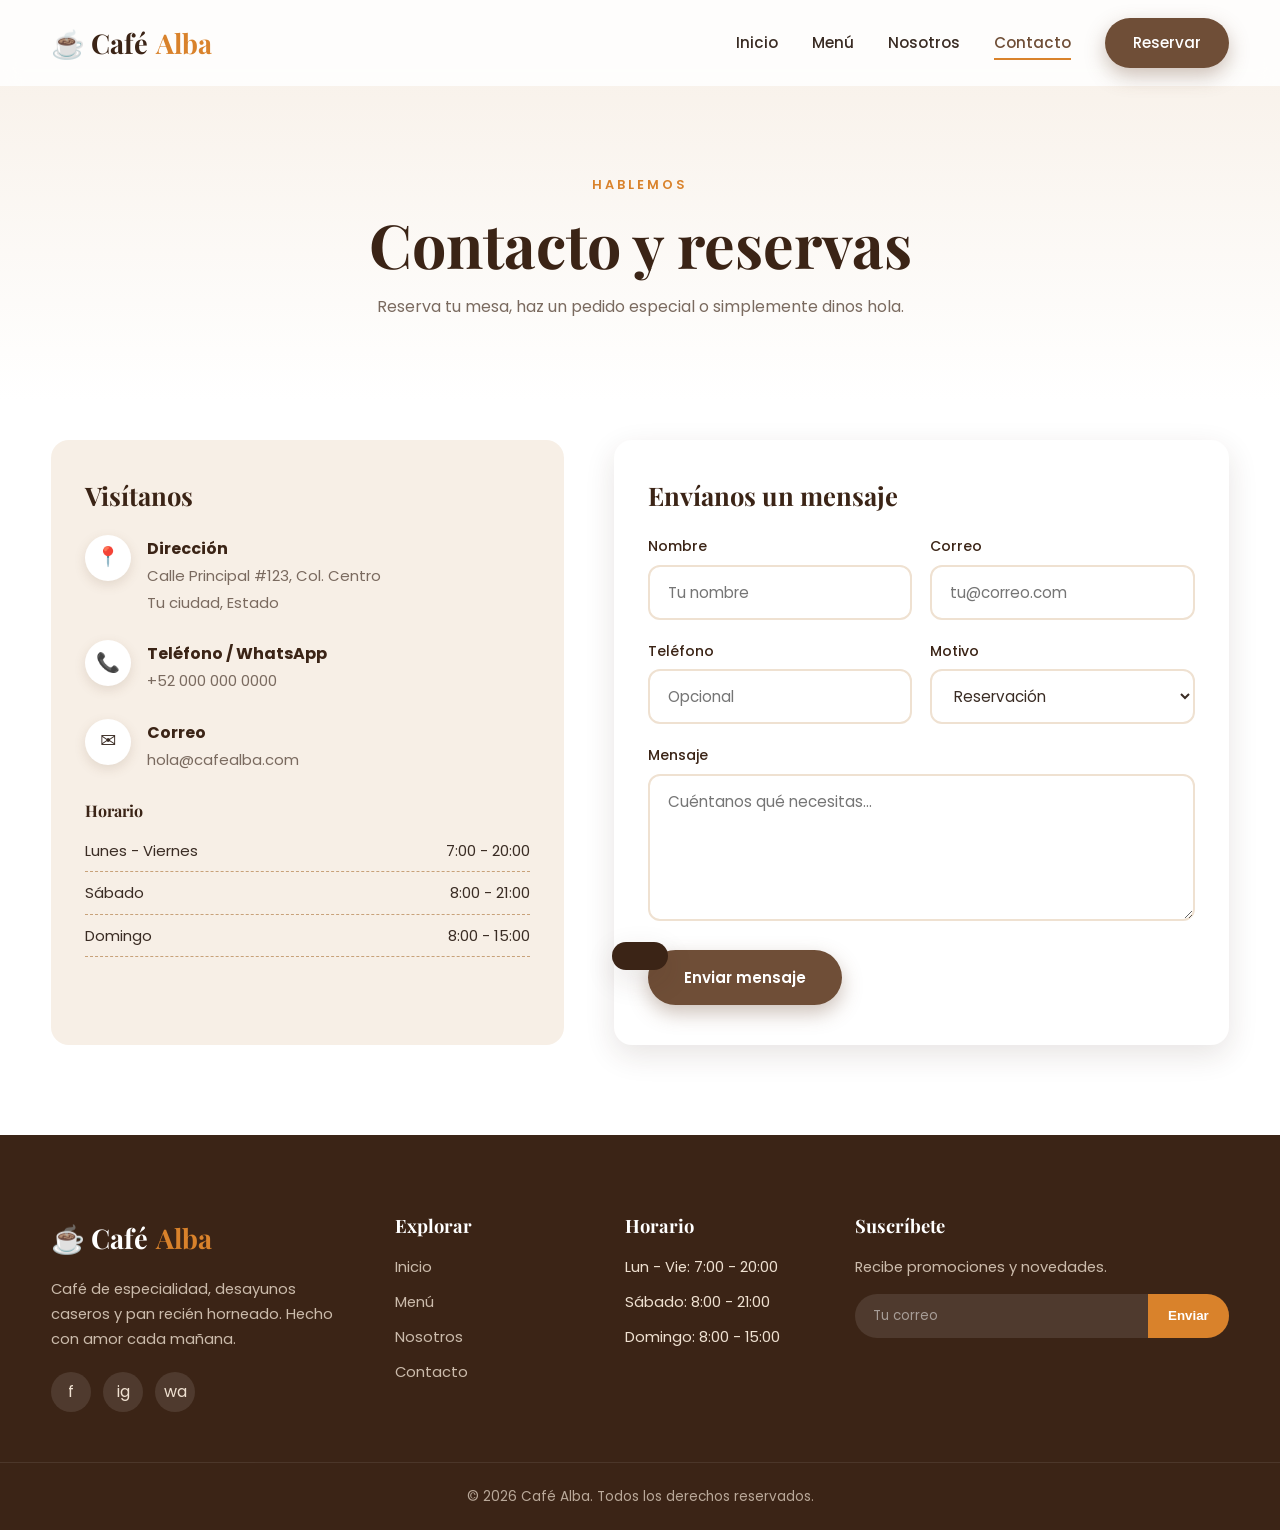
<file: contacto.html>
<!DOCTYPE html>
<html lang="es">
<head>
  <meta charset="UTF-8">
  <meta name="viewport" content="width=device-width, initial-scale=1.0, viewport-fit=cover">
  <meta name="theme-color" content="#6f4e37">
  <link rel="manifest" href="manifest.webmanifest">
  <link rel="icon" type="image/png" href="icons/icon-192.png">
  <link rel="apple-touch-icon" href="icons/apple-touch-icon.png">
  <meta name="mobile-web-app-capable" content="yes">
  <meta name="apple-mobile-web-app-capable" content="yes">
  <meta name="apple-mobile-web-app-title" content="Café Alba">
  <meta name="apple-mobile-web-app-status-bar-style" content="default">
  <title>Contacto | Café Alba</title>
  <link rel="preconnect" href="https://fonts.googleapis.com">
  <link rel="preconnect" href="https://fonts.gstatic.com" crossorigin>
  <link href="https://fonts.googleapis.com/css2?family=Playfair+Display:ital,wght@0,600;0,700;1,600&family=Poppins:wght@400;500;600&display=swap" rel="stylesheet">
  <link rel="stylesheet" href="style.css">
</head>
<body>

  <header class="navbar">
    <div class="container nav-contenido">
      <a href="index.html" class="logo">☕ Café<span>Alba</span></a>
      <nav class="nav-links">
        <a href="index.html">Inicio</a>
        <a href="menu.html">Menú</a>
        <a href="nosotros.html">Nosotros</a>
        <a href="contacto.html" class="activo">Contacto</a>
        <a href="contacto.html" class="btn btn-primario">Reservar</a>
        <button type="button" class="btn btn-borde btn-instalar" hidden>Instalar app</button>
      </nav>
      <button class="hamburguesa" aria-label="Abrir menú"><span></span><span></span><span></span></button>
    </div>
  </header>

  <div class="page-header">
    <div class="container">
      <span class="etiqueta">Hablemos</span>
      <h1>Contacto y reservas</h1>
      <p>Reserva tu mesa, haz un pedido especial o simplemente dinos hola.</p>
    </div>
  </div>

  <section style="padding-top: 40px;">
    <div class="container">
      <div class="contacto-grid">

        <div class="info-card reveal">
          <h3>Visítanos</h3>
          <div class="info-item"><div class="icono">📍</div><div><strong>Dirección</strong><span>Calle Principal #123, Col. Centro<br>Tu ciudad, Estado</span></div></div>
          <div class="info-item"><div class="icono">📞</div><div><strong>Teléfono / WhatsApp</strong><span>+52 000 000 0000</span></div></div>
          <div class="info-item"><div class="icono">✉️</div><div><strong>Correo</strong><span>hola@cafealba.com</span></div></div>
          <h4 style="margin: 28px 0 10px;">Horario</h4>
          <ul class="horario">
            <li><span>Lunes - Viernes</span><span>7:00 - 20:00</span></li>
            <li><span>Sábado</span><span>8:00 - 21:00</span></li>
            <li><span>Domingo</span><span>8:00 - 15:00</span></li>
          </ul>
        </div>

        <div class="formulario reveal">
          <h3>Envíanos un mensaje</h3>
          <form id="formContacto" novalidate>
            <div class="fila">
              <div class="campo"><label for="nombre">Nombre</label><input type="text" id="nombre" placeholder="Tu nombre" required><span class="msg-error">Escribe tu nombre</span></div>
              <div class="campo"><label for="email">Correo</label><input type="email" id="email" placeholder="tu@correo.com" required><span class="msg-error">Escribe un correo válido</span></div>
            </div>
            <div class="fila">
              <div class="campo"><label for="tel">Teléfono</label><input type="tel" id="tel" placeholder="Opcional"></div>
              <div class="campo"><label for="motivo">Motivo</label>
                <select id="motivo"><option>Reservación</option><option>Pedido especial</option><option>Evento</option><option>Otro</option></select>
              </div>
            </div>
            <div class="campo"><label for="mensaje">Mensaje</label><textarea id="mensaje" rows="5" placeholder="Cuéntanos qué necesitas..." required></textarea><span class="msg-error">Escribe tu mensaje</span></div>
            <button type="submit" class="btn btn-primario">Enviar mensaje</button>
            <div class="exito">✔ ¡Gracias! Recibimos tu mensaje y te responderemos pronto.</div>
          </form>
        </div>
      </div>

    </div>
  </section>

  <footer class="footer">
    <div class="container">
      <div class="footer-grid">
        <div>
          <a href="index.html" class="logo">☕ Café<span>Alba</span></a>
          <p>Café de especialidad, desayunos caseros y pan recién horneado. Hecho con amor cada mañana.</p>
          <div class="redes"><a href="#" aria-label="Facebook">f</a><a href="#" aria-label="Instagram">ig</a><a href="#" aria-label="WhatsApp">wa</a></div>
        </div>
        <div><h4>Explorar</h4><ul><li><a href="index.html">Inicio</a></li><li><a href="menu.html">Menú</a></li><li><a href="nosotros.html">Nosotros</a></li><li><a href="contacto.html">Contacto</a></li></ul></div>
        <div><h4>Horario</h4><ul><li>Lun - Vie: 7:00 - 20:00</li><li>Sábado: 8:00 - 21:00</li><li>Domingo: 8:00 - 15:00</li></ul></div>
        <div><h4>Suscríbete</h4><p>Recibe promociones y novedades.</p>
          <form class="suscribir" id="formSuscribir"><input type="email" placeholder="Tu correo"><button type="submit">Enviar</button></form>
        </div>
      </div>
    </div>
    <div class="copy">© <span id="anio"></span> Café Alba. Todos los derechos reservados.</div>
  </footer>

  <button class="btn-subir" aria-label="Subir">↑</button>
  <div class="toast"></div>
  <script src="script.js"></script>
  <script src="pwa.js"></script>
</body>
</html>
</file>
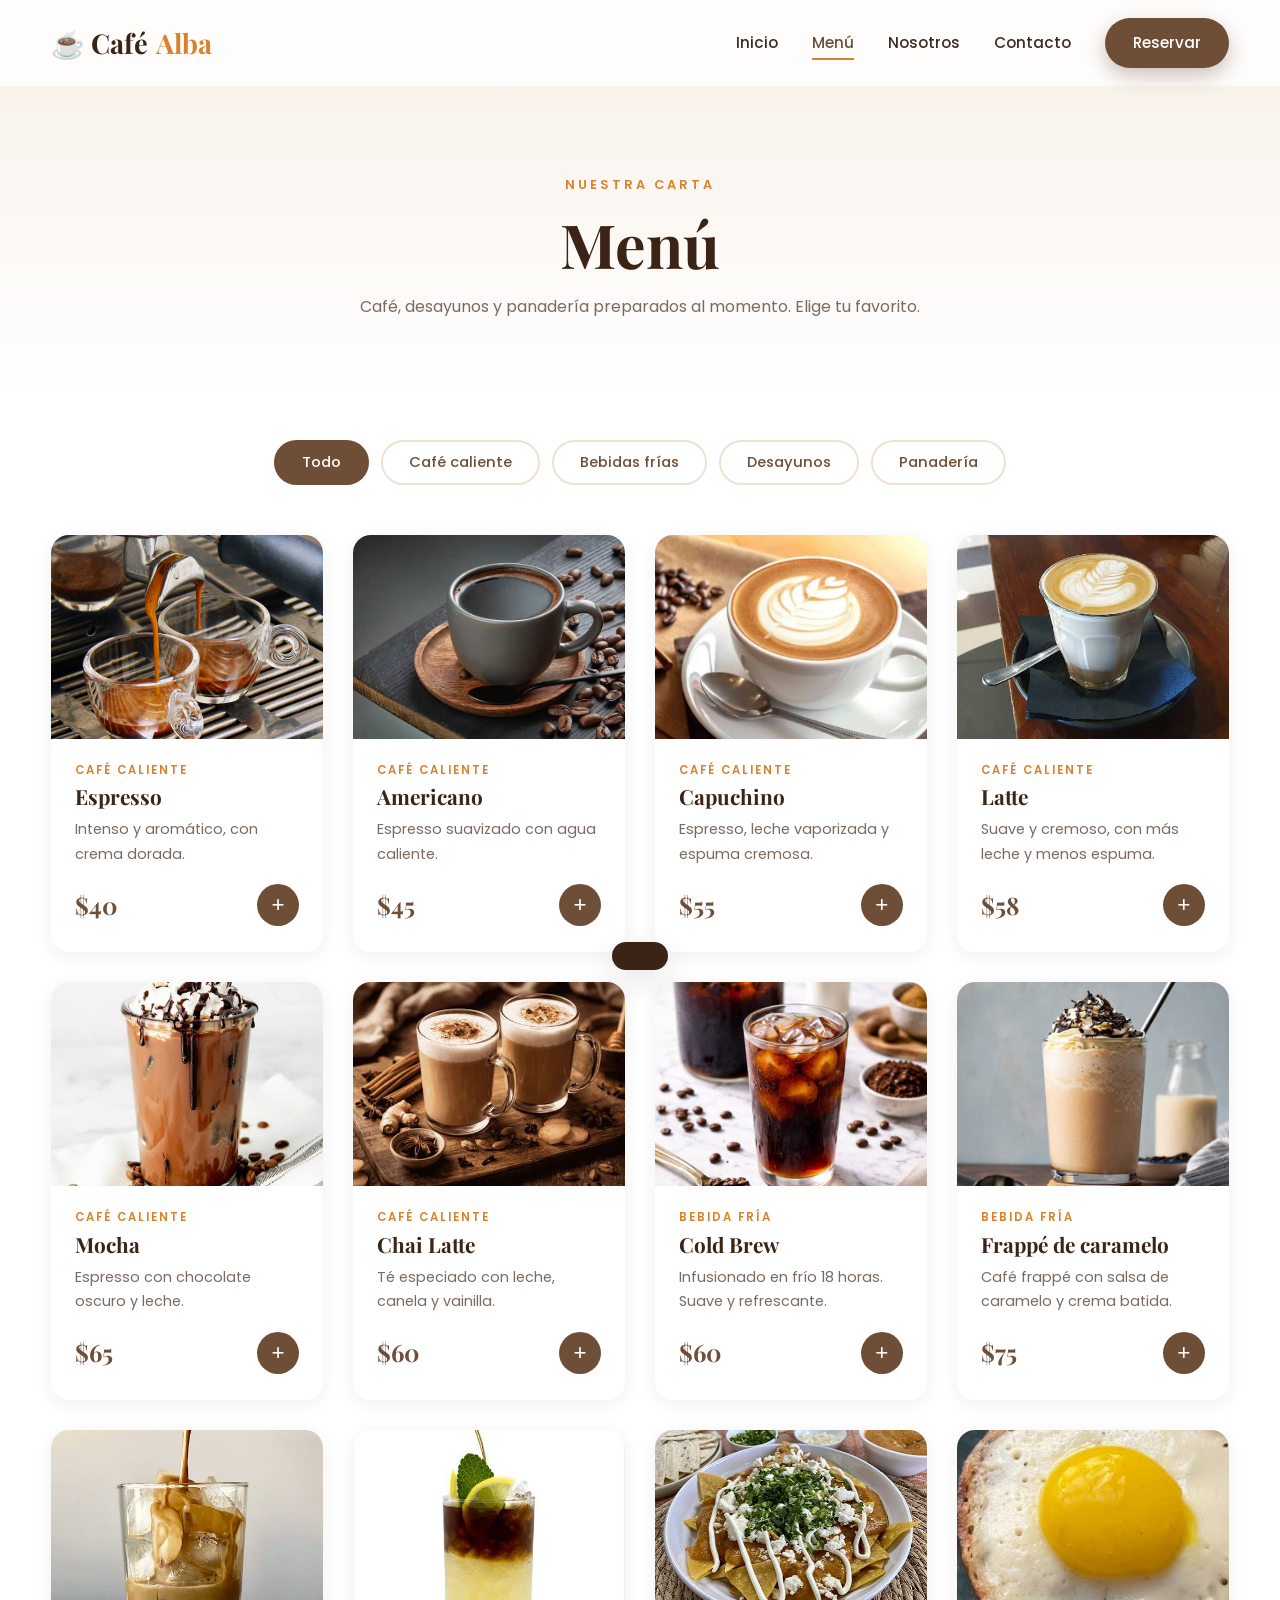
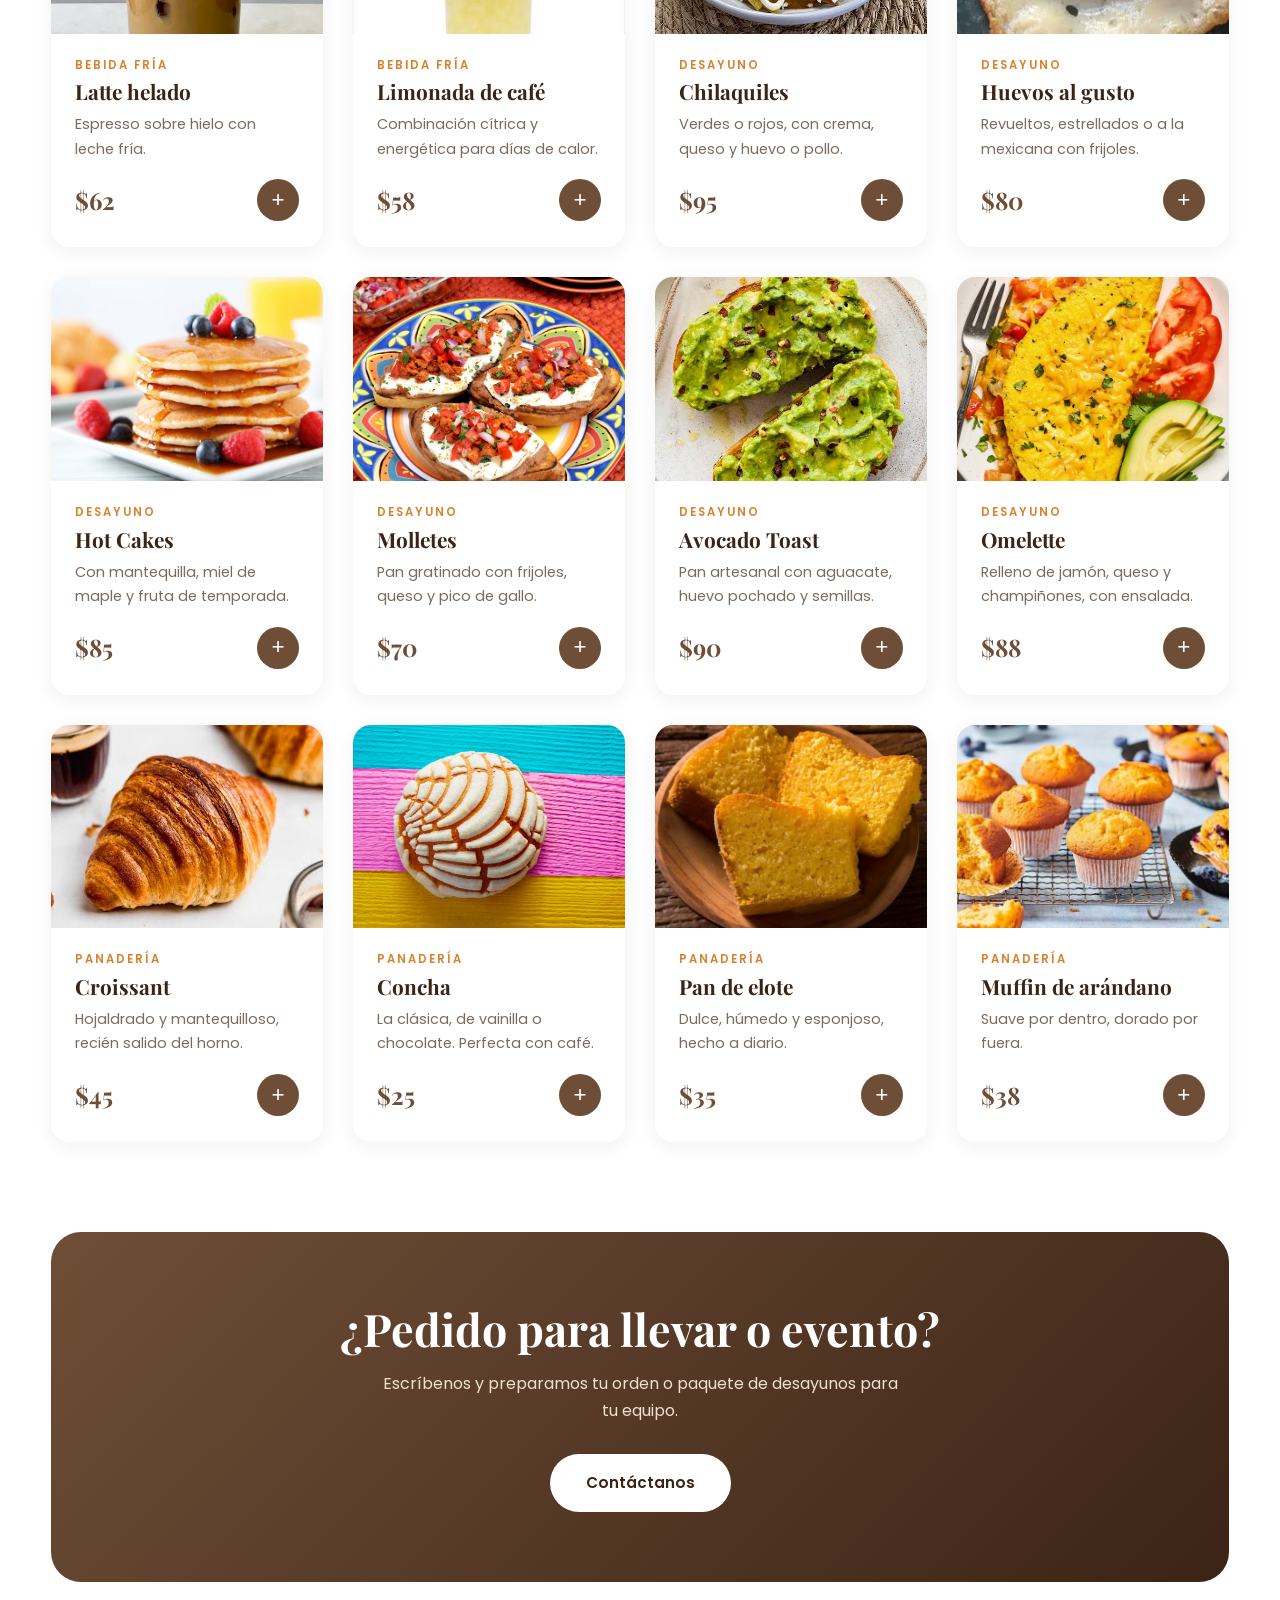
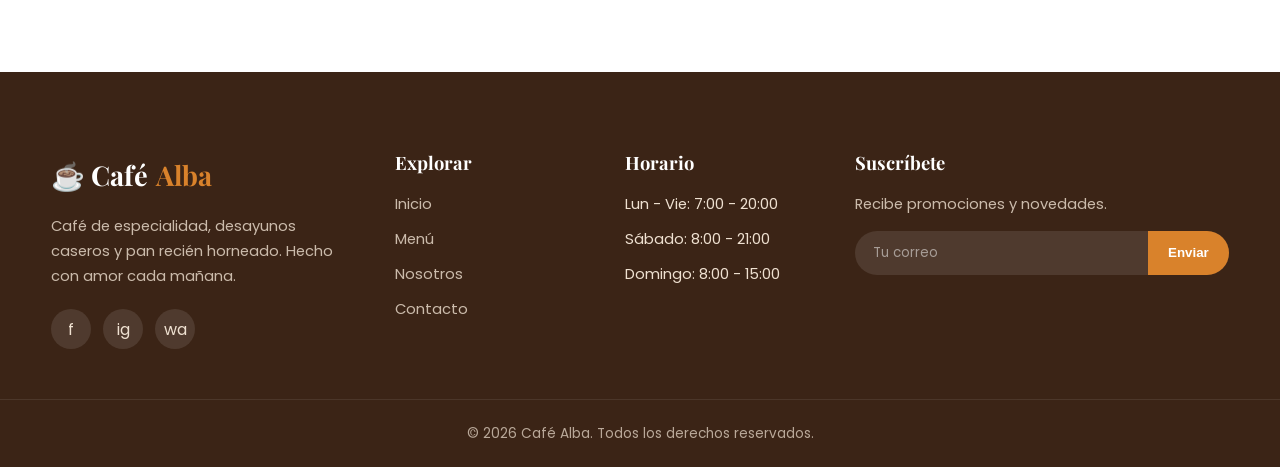
<file: menu.html>
<!DOCTYPE html>
<html lang="es">
<head>
  <meta charset="UTF-8">
  <meta name="viewport" content="width=device-width, initial-scale=1.0, viewport-fit=cover">
  <meta name="theme-color" content="#6f4e37">
  <link rel="manifest" href="manifest.webmanifest">
  <link rel="icon" type="image/png" href="icons/icon-192.png">
  <link rel="apple-touch-icon" href="icons/apple-touch-icon.png">
  <meta name="mobile-web-app-capable" content="yes">
  <meta name="apple-mobile-web-app-capable" content="yes">
  <meta name="apple-mobile-web-app-title" content="Café Alba">
  <meta name="apple-mobile-web-app-status-bar-style" content="default">
  <title>Menú | Café Alba</title>
  <link rel="preconnect" href="https://fonts.googleapis.com">
  <link rel="preconnect" href="https://fonts.gstatic.com" crossorigin>
  <link href="https://fonts.googleapis.com/css2?family=Playfair+Display:ital,wght@0,600;0,700;1,600&family=Poppins:wght@400;500;600&display=swap" rel="stylesheet">
  <link rel="stylesheet" href="style.css">
</head>
<body>

  <header class="navbar">
    <div class="container nav-contenido">
      <a href="index.html" class="logo">☕ Café<span>Alba</span></a>
      <nav class="nav-links">
        <a href="index.html">Inicio</a>
        <a href="menu.html" class="activo">Menú</a>
        <a href="nosotros.html">Nosotros</a>
        <a href="contacto.html">Contacto</a>
        <a href="contacto.html" class="btn btn-primario">Reservar</a>
        <button type="button" class="btn btn-borde btn-instalar" hidden>Instalar app</button>
      </nav>
      <button class="hamburguesa" aria-label="Abrir menú"><span></span><span></span><span></span></button>
    </div>
  </header>

  <div class="page-header">
    <div class="container">
      <span class="etiqueta">Nuestra carta</span>
      <h1>Menú</h1>
      <p>Café, desayunos y panadería preparados al momento. Elige tu favorito.</p>
    </div>
  </div>

  <section style="padding-top: 40px;">
    <div class="container">

      <div class="filtros">
        <button class="filtro activo" data-filtro="todos">Todo</button>
        <button class="filtro" data-filtro="caliente">Café caliente</button>
        <button class="filtro" data-filtro="frio">Bebidas frías</button>
        <button class="filtro" data-filtro="desayuno">Desayunos</button>
        <button class="filtro" data-filtro="pan">Panadería</button>
      </div>

      <div class="productos-grid">

        <!-- ===== CAFÉ CALIENTE ===== -->
        <article class="producto" data-cat="caliente">
          <div class="img-box"><img src="images/espresso.jpg" alt="Espresso"></div>
          <div class="producto-info"><span class="cat">Café caliente</span><h3>Espresso</h3><p>Intenso y aromático, con crema dorada.</p>
            <div class="producto-pie"><span class="precio">$40</span><button class="btn-mas" aria-label="Agregar">+</button></div></div>
        </article>
        <article class="producto" data-cat="caliente">
          <div class="img-box"><img src="images/americano.jpg" alt="Café americano"></div>
          <div class="producto-info"><span class="cat">Café caliente</span><h3>Americano</h3><p>Espresso suavizado con agua caliente.</p>
            <div class="producto-pie"><span class="precio">$45</span><button class="btn-mas" aria-label="Agregar">+</button></div></div>
        </article>
        <article class="producto" data-cat="caliente">
          <div class="img-box"><img src="images/capuchino.jpg" alt="Capuchino"></div>
          <div class="producto-info"><span class="cat">Café caliente</span><h3>Capuchino</h3><p>Espresso, leche vaporizada y espuma cremosa.</p>
            <div class="producto-pie"><span class="precio">$55</span><button class="btn-mas" aria-label="Agregar">+</button></div></div>
        </article>
        <article class="producto" data-cat="caliente">
          <div class="img-box"><img src="images/latte.jpg" alt="Latte"></div>
          <div class="producto-info"><span class="cat">Café caliente</span><h3>Latte</h3><p>Suave y cremoso, con más leche y menos espuma.</p>
            <div class="producto-pie"><span class="precio">$58</span><button class="btn-mas" aria-label="Agregar">+</button></div></div>
        </article>
        <article class="producto" data-cat="caliente">
          <div class="img-box"><img src="images/mocha.jpg" alt="Mocha con chocolate"></div>
          <div class="producto-info"><span class="cat">Café caliente</span><h3>Mocha</h3><p>Espresso con chocolate oscuro y leche.</p>
            <div class="producto-pie"><span class="precio">$65</span><button class="btn-mas" aria-label="Agregar">+</button></div></div>
        </article>
        <article class="producto" data-cat="caliente">
          <div class="img-box"><img src="images/chai.jpg" alt="Chai latte"></div>
          <div class="producto-info"><span class="cat">Café caliente</span><h3>Chai Latte</h3><p>Té especiado con leche, canela y vainilla.</p>
            <div class="producto-pie"><span class="precio">$60</span><button class="btn-mas" aria-label="Agregar">+</button></div></div>
        </article>

        <!-- ===== BEBIDAS FRÍAS ===== -->
        <article class="producto" data-cat="frio">
          <div class="img-box"><img src="images/cold-brew.jpg" alt="Cold brew"></div>
          <div class="producto-info"><span class="cat">Bebida fría</span><h3>Cold Brew</h3><p>Infusionado en frío 18 horas. Suave y refrescante.</p>
            <div class="producto-pie"><span class="precio">$60</span><button class="btn-mas" aria-label="Agregar">+</button></div></div>
        </article>
        <article class="producto" data-cat="frio">
          <div class="img-box"><img src="images/frappe.jpg" alt="Frappé de caramelo"></div>
          <div class="producto-info"><span class="cat">Bebida fría</span><h3>Frappé de caramelo</h3><p>Café frappé con salsa de caramelo y crema batida.</p>
            <div class="producto-pie"><span class="precio">$75</span><button class="btn-mas" aria-label="Agregar">+</button></div></div>
        </article>
        <article class="producto" data-cat="frio">
          <div class="img-box"><img src="images/latte-helado.jpg" alt="Latte helado"></div>
          <div class="producto-info"><span class="cat">Bebida fría</span><h3>Latte helado</h3><p>Espresso sobre hielo con leche fría.</p>
            <div class="producto-pie"><span class="precio">$62</span><button class="btn-mas" aria-label="Agregar">+</button></div></div>
        </article>
        <article class="producto" data-cat="frio">
          <div class="img-box"><img src="images/limonada-cafe.jpg" alt="Limonada de café"></div>
          <div class="producto-info"><span class="cat">Bebida fría</span><h3>Limonada de café</h3><p>Combinación cítrica y energética para días de calor.</p>
            <div class="producto-pie"><span class="precio">$58</span><button class="btn-mas" aria-label="Agregar">+</button></div></div>
        </article>

        <!-- ===== DESAYUNOS ===== -->
        <article class="producto" data-cat="desayuno">
          <div class="img-box"><img src="images/chilaquiles.jpg" alt="Chilaquiles"></div>
          <div class="producto-info"><span class="cat">Desayuno</span><h3>Chilaquiles</h3><p>Verdes o rojos, con crema, queso y huevo o pollo.</p>
            <div class="producto-pie"><span class="precio">$95</span><button class="btn-mas" aria-label="Agregar">+</button></div></div>
        </article>
        <article class="producto" data-cat="desayuno">
          <div class="img-box"><img src="images/huevos.jpg" alt="Huevos al gusto"></div>
          <div class="producto-info"><span class="cat">Desayuno</span><h3>Huevos al gusto</h3><p>Revueltos, estrellados o a la mexicana con frijoles.</p>
            <div class="producto-pie"><span class="precio">$80</span><button class="btn-mas" aria-label="Agregar">+</button></div></div>
        </article>
        <article class="producto" data-cat="desayuno">
          <div class="img-box"><img src="images/hotcakes.jpg" alt="Hot cakes"></div>
          <div class="producto-info"><span class="cat">Desayuno</span><h3>Hot Cakes</h3><p>Con mantequilla, miel de maple y fruta de temporada.</p>
            <div class="producto-pie"><span class="precio">$85</span><button class="btn-mas" aria-label="Agregar">+</button></div></div>
        </article>
        <article class="producto" data-cat="desayuno">
          <div class="img-box"><img src="images/molletes.jpg" alt="Molletes"></div>
          <div class="producto-info"><span class="cat">Desayuno</span><h3>Molletes</h3><p>Pan gratinado con frijoles, queso y pico de gallo.</p>
            <div class="producto-pie"><span class="precio">$70</span><button class="btn-mas" aria-label="Agregar">+</button></div></div>
        </article>
        <article class="producto" data-cat="desayuno">
          <div class="img-box"><img src="images/avocado-toast.jpg" alt="Tostada de aguacate"></div>
          <div class="producto-info"><span class="cat">Desayuno</span><h3>Avocado Toast</h3><p>Pan artesanal con aguacate, huevo pochado y semillas.</p>
            <div class="producto-pie"><span class="precio">$90</span><button class="btn-mas" aria-label="Agregar">+</button></div></div>
        </article>
        <article class="producto" data-cat="desayuno">
          <div class="img-box"><img src="images/omelette.jpg" alt="Omelette"></div>
          <div class="producto-info"><span class="cat">Desayuno</span><h3>Omelette</h3><p>Relleno de jamón, queso y champiñones, con ensalada.</p>
            <div class="producto-pie"><span class="precio">$88</span><button class="btn-mas" aria-label="Agregar">+</button></div></div>
        </article>

        <!-- ===== PANADERÍA ===== -->
        <article class="producto" data-cat="pan">
          <div class="img-box"><img src="images/croissant.jpg" alt="Croissant"></div>
          <div class="producto-info"><span class="cat">Panadería</span><h3>Croissant</h3><p>Hojaldrado y mantequilloso, recién salido del horno.</p>
            <div class="producto-pie"><span class="precio">$45</span><button class="btn-mas" aria-label="Agregar">+</button></div></div>
        </article>
        <article class="producto" data-cat="pan">
          <div class="img-box"><img src="images/concha.jpg" alt="Concha"></div>
          <div class="producto-info"><span class="cat">Panadería</span><h3>Concha</h3><p>La clásica, de vainilla o chocolate. Perfecta con café.</p>
            <div class="producto-pie"><span class="precio">$25</span><button class="btn-mas" aria-label="Agregar">+</button></div></div>
        </article>
        <article class="producto" data-cat="pan">
          <div class="img-box"><img src="images/pan-elote.jpg" alt="Pan de elote"></div>
          <div class="producto-info"><span class="cat">Panadería</span><h3>Pan de elote</h3><p>Dulce, húmedo y esponjoso, hecho a diario.</p>
            <div class="producto-pie"><span class="precio">$35</span><button class="btn-mas" aria-label="Agregar">+</button></div></div>
        </article>
        <article class="producto" data-cat="pan">
          <div class="img-box"><img src="images/muffin.jpg" alt="Muffin de arándano"></div>
          <div class="producto-info"><span class="cat">Panadería</span><h3>Muffin de arándano</h3><p>Suave por dentro, dorado por fuera.</p>
            <div class="producto-pie"><span class="precio">$38</span><button class="btn-mas" aria-label="Agregar">+</button></div></div>
        </article>

      </div>
    </div>
  </section>

  <section style="padding-top: 0;">
    <div class="container">
      <div class="cta reveal">
        <h2>¿Pedido para llevar o evento?</h2>
        <p>Escríbenos y preparamos tu orden o paquete de desayunos para tu equipo.</p>
        <a href="contacto.html" class="btn">Contáctanos</a>
      </div>
    </div>
  </section>

  <footer class="footer">
    <div class="container">
      <div class="footer-grid">
        <div>
          <a href="index.html" class="logo">☕ Café<span>Alba</span></a>
          <p>Café de especialidad, desayunos caseros y pan recién horneado. Hecho con amor cada mañana.</p>
          <div class="redes"><a href="#" aria-label="Facebook">f</a><a href="#" aria-label="Instagram">ig</a><a href="#" aria-label="WhatsApp">wa</a></div>
        </div>
        <div><h4>Explorar</h4><ul><li><a href="index.html">Inicio</a></li><li><a href="menu.html">Menú</a></li><li><a href="nosotros.html">Nosotros</a></li><li><a href="contacto.html">Contacto</a></li></ul></div>
        <div><h4>Horario</h4><ul><li>Lun - Vie: 7:00 - 20:00</li><li>Sábado: 8:00 - 21:00</li><li>Domingo: 8:00 - 15:00</li></ul></div>
        <div><h4>Suscríbete</h4><p>Recibe promociones y novedades.</p>
          <form class="suscribir" id="formSuscribir"><input type="email" placeholder="Tu correo"><button type="submit">Enviar</button></form>
        </div>
      </div>
    </div>
    <div class="copy">© <span id="anio"></span> Café Alba. Todos los derechos reservados.</div>
  </footer>

  <button class="btn-subir" aria-label="Subir">↑</button>
  <div class="toast"></div>
  <script src="script.js"></script>
  <script src="pwa.js"></script>
</body>
</html>
</file>
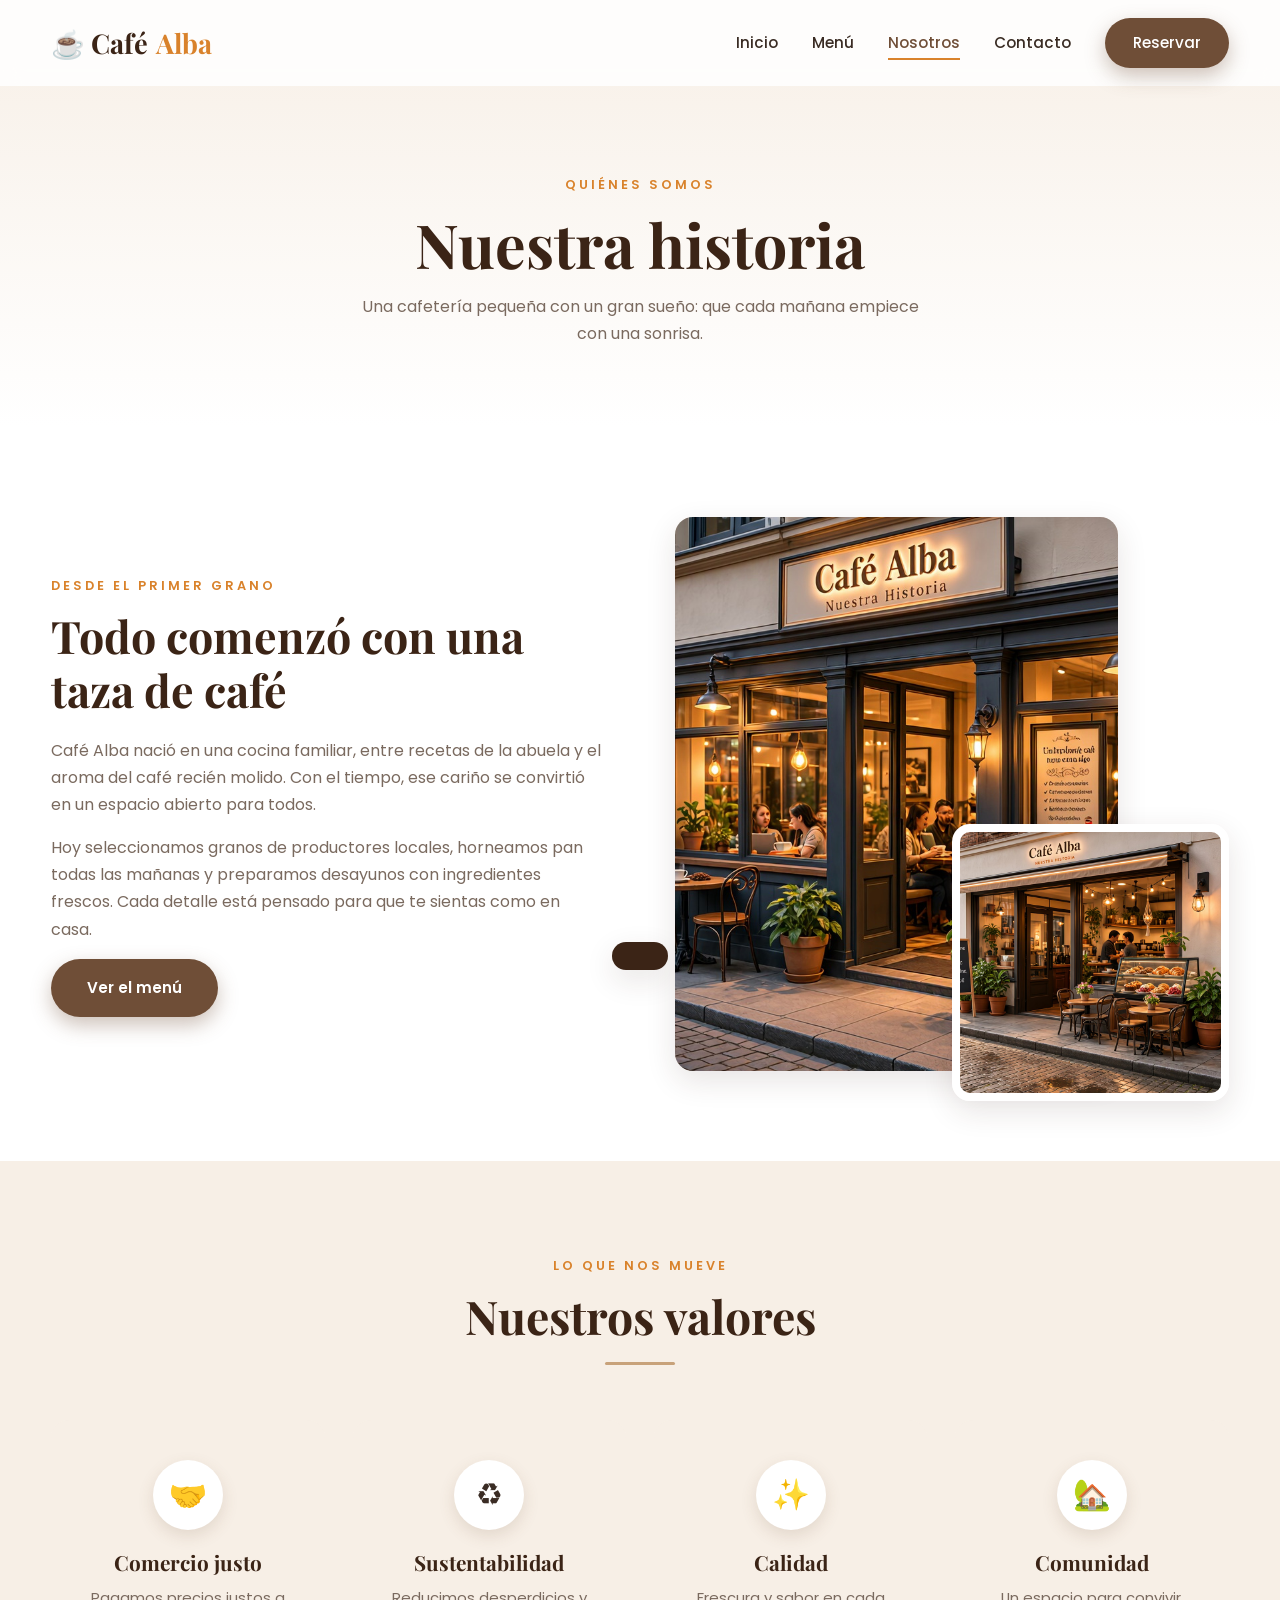
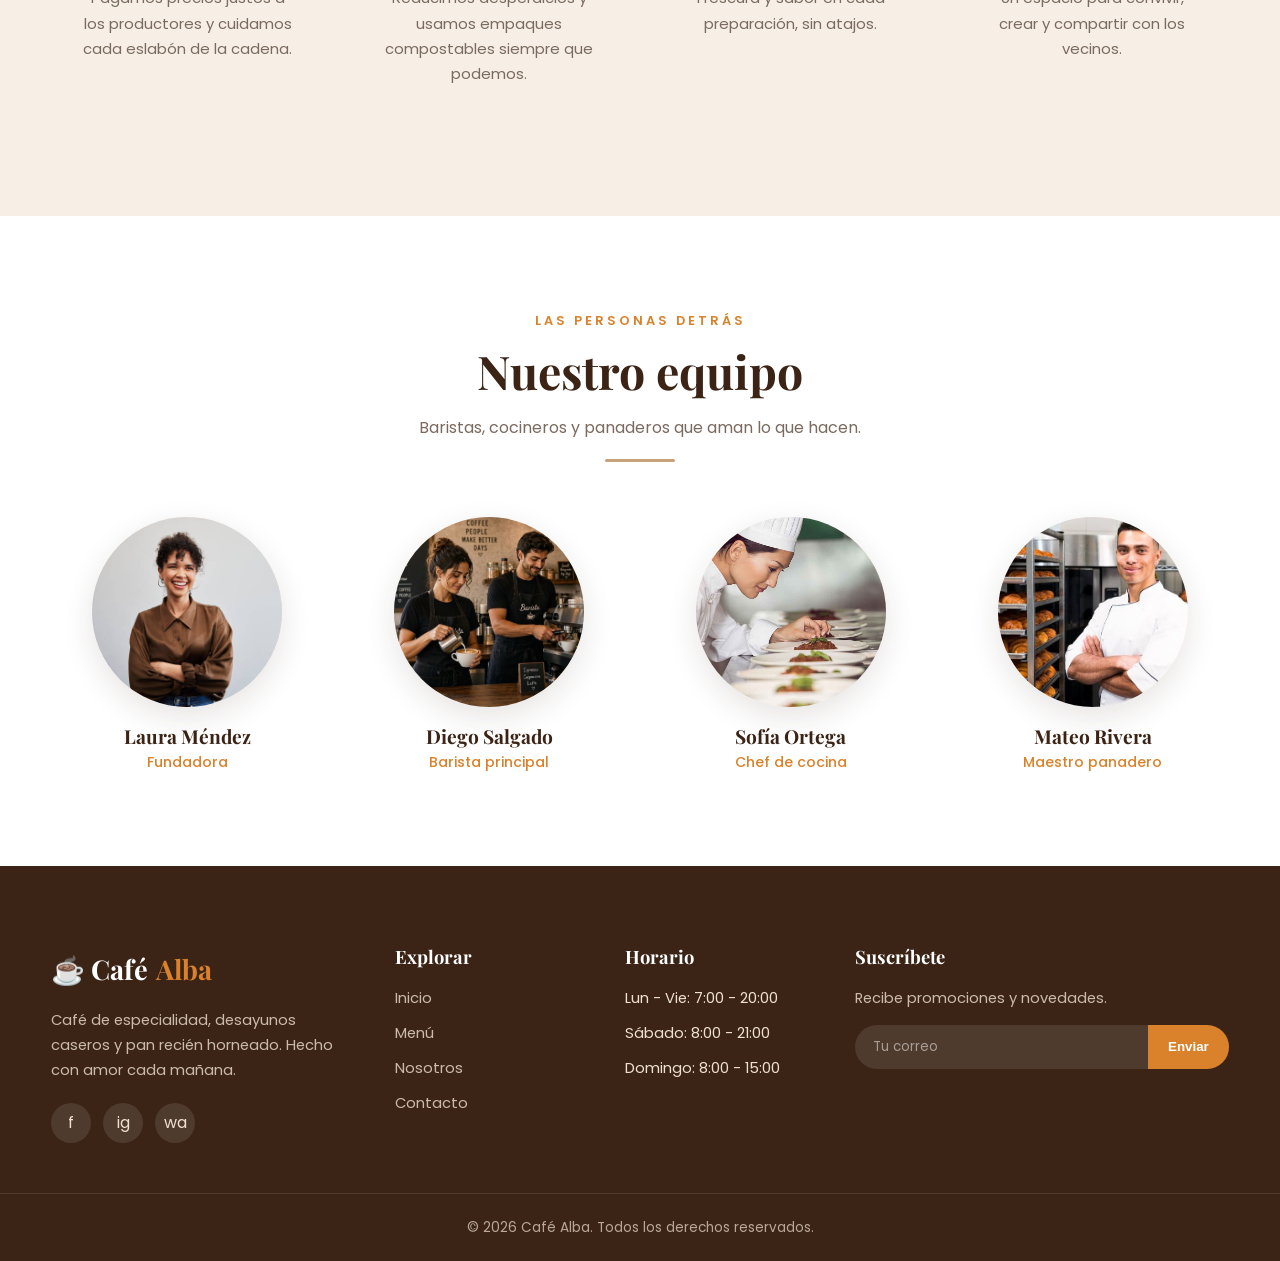
<file: nosotros.html>
<!DOCTYPE html>
<html lang="es">
<head>
  <meta charset="UTF-8">
  <meta name="viewport" content="width=device-width, initial-scale=1.0, viewport-fit=cover">
  <meta name="theme-color" content="#6f4e37">
  <link rel="manifest" href="manifest.webmanifest">
  <link rel="icon" type="image/png" href="icons/icon-192.png">
  <link rel="apple-touch-icon" href="icons/apple-touch-icon.png">
  <meta name="mobile-web-app-capable" content="yes">
  <meta name="apple-mobile-web-app-capable" content="yes">
  <meta name="apple-mobile-web-app-title" content="Café Alba">
  <meta name="apple-mobile-web-app-status-bar-style" content="default">
  <title>Nosotros | Café Alba</title>
  <link rel="preconnect" href="https://fonts.googleapis.com">
  <link rel="preconnect" href="https://fonts.gstatic.com" crossorigin>
  <link href="https://fonts.googleapis.com/css2?family=Playfair+Display:ital,wght@0,600;0,700;1,600&family=Poppins:wght@400;500;600&display=swap" rel="stylesheet">
  <link rel="stylesheet" href="style.css">
</head>
<body>

  <header class="navbar">
    <div class="container nav-contenido">
      <a href="index.html" class="logo">☕ Café<span>Alba</span></a>
      <nav class="nav-links">
        <a href="index.html">Inicio</a>
        <a href="menu.html">Menú</a>
        <a href="nosotros.html" class="activo">Nosotros</a>
        <a href="contacto.html">Contacto</a>
        <a href="contacto.html" class="btn btn-primario">Reservar</a>
        <button type="button" class="btn btn-borde btn-instalar" hidden>Instalar app</button>
      </nav>
      <button class="hamburguesa" aria-label="Abrir menú"><span></span><span></span><span></span></button>
    </div>
  </header>

  <div class="page-header">
    <div class="container">
      <span class="etiqueta">Quiénes somos</span>
      <h1>Nuestra historia</h1>
      <p>Una cafetería pequeña con un gran sueño: que cada mañana empiece con una sonrisa.</p>
    </div>
  </div>

  <!-- ===== HISTORIA ===== -->
  <section>
    <div class="container dos-col">
      <div class="reveal">
        <span class="etiqueta">Desde el primer grano</span>
        <h2>Todo comenzó con una taza de café</h2>
        <p>Café Alba nació en una cocina familiar, entre recetas de la abuela y el aroma del café recién molido. Con el tiempo, ese cariño se convirtió en un espacio abierto para todos.</p>
        <p>Hoy seleccionamos granos de productores locales, horneamos pan todas las mañanas y preparamos desayunos con ingredientes frescos. Cada detalle está pensado para que te sientas como en casa.</p>
        <a href="menu.html" class="btn btn-primario">Ver el menú</a>
      </div>
      <div class="collage reveal">
        <!-- IMAGEN: fachada o interior de la cafetería -->
        <div class="img-box"><img src="images/local.jpg" alt="Interior de la cafetería"></div>
        <!-- IMAGEN: detalle (molino, prensa francesa, taza, etc.) -->
        <div class="img-box"><img src="images/detalle.jpg" alt="Detalle de preparación de café"></div>
      </div>
    </div>
  </section>

  <!-- ===== VALORES ===== -->
  <section class="fondo-crema">
    <div class="container">
      <div class="titulo-seccion reveal">
        <span class="etiqueta">Lo que nos mueve</span>
        <h2>Nuestros valores</h2>
        <div class="linea"></div>
      </div>
      <div class="caracteristicas-grid">
        <div class="caracteristica reveal"><div class="icono">🤝</div><h3>Comercio justo</h3><p>Pagamos precios justos a los productores y cuidamos cada eslabón de la cadena.</p></div>
        <div class="caracteristica reveal"><div class="icono">♻️</div><h3>Sustentabilidad</h3><p>Reducimos desperdicios y usamos empaques compostables siempre que podemos.</p></div>
        <div class="caracteristica reveal"><div class="icono">✨</div><h3>Calidad</h3><p>Frescura y sabor en cada preparación, sin atajos.</p></div>
        <div class="caracteristica reveal"><div class="icono">🏡</div><h3>Comunidad</h3><p>Un espacio para convivir, crear y compartir con los vecinos.</p></div>
      </div>
    </div>
  </section>

  <!-- ===== EQUIPO ===== -->
  <section>
    <div class="container">
      <div class="titulo-seccion reveal">
        <span class="etiqueta">Las personas detrás</span>
        <h2>Nuestro equipo</h2>
        <p>Baristas, cocineros y panaderos que aman lo que hacen.</p>
        <div class="linea"></div>
      </div>
      <div class="equipo-grid">
        <div class="miembro reveal"><div class="img-box"><img src="images/equipo-1.jpg" alt="Fundadora"></div><h3>Laura Méndez</h3><span>Fundadora</span></div>
        <div class="miembro reveal"><div class="img-box"><img src="images/equipo-2.jpg" alt="Barista principal"></div><h3>Diego Salgado</h3><span>Barista principal</span></div>
        <div class="miembro reveal"><div class="img-box"><img src="images/equipo-3.jpg" alt="Chef de cocina"></div><h3>Sofía Ortega</h3><span>Chef de cocina</span></div>
        <div class="miembro reveal"><div class="img-box"><img src="images/equipo-4.jpg" alt="Maestro panadero"></div><h3>Mateo Rivera</h3><span>Maestro panadero</span></div>
      </div>
    </div>
  </section>

  <footer class="footer">
    <div class="container">
      <div class="footer-grid">
        <div>
          <a href="index.html" class="logo">☕ Café<span>Alba</span></a>
          <p>Café de especialidad, desayunos caseros y pan recién horneado. Hecho con amor cada mañana.</p>
          <div class="redes"><a href="#" aria-label="Facebook">f</a><a href="#" aria-label="Instagram">ig</a><a href="#" aria-label="WhatsApp">wa</a></div>
        </div>
        <div><h4>Explorar</h4><ul><li><a href="index.html">Inicio</a></li><li><a href="menu.html">Menú</a></li><li><a href="nosotros.html">Nosotros</a></li><li><a href="contacto.html">Contacto</a></li></ul></div>
        <div><h4>Horario</h4><ul><li>Lun - Vie: 7:00 - 20:00</li><li>Sábado: 8:00 - 21:00</li><li>Domingo: 8:00 - 15:00</li></ul></div>
        <div><h4>Suscríbete</h4><p>Recibe promociones y novedades.</p>
          <form class="suscribir" id="formSuscribir"><input type="email" placeholder="Tu correo"><button type="submit">Enviar</button></form>
        </div>
      </div>
    </div>
    <div class="copy">© <span id="anio"></span> Café Alba. Todos los derechos reservados.</div>
  </footer>

  <button class="btn-subir" aria-label="Subir">↑</button>
  <div class="toast"></div>
  <script src="script.js"></script>
  <script src="pwa.js"></script>
</body>
</html>
</file>
<file: style.css>
/* ============ VARIABLES ============ */
:root {
  --cafe-oscuro: #3b2416;
  --cafe: #6f4e37;
  --cafe-medio: #a47551;
  --caramelo: #c8a27a;
  --crema: #f7efe6;
  --crema-2: #efe1d1;
  --blanco: #ffffff;
  --texto: #3a2c24;
  --texto-suave: #7a6a5f;
  --acento: #d9822b;
  --sombra: 0 10px 30px rgba(59, 36, 22, 0.12);
  --radio: 18px;
  --fuente-titulo: 'Playfair Display', Georgia, serif;
  --fuente-texto: 'Poppins', system-ui, sans-serif;
}

/* ============ BASE ============ */
* { margin: 0; padding: 0; box-sizing: border-box; }
html { scroll-behavior: smooth; }
body {
  font-family: var(--fuente-texto);
  color: var(--texto);
  background: var(--blanco);
  line-height: 1.7;
  overflow-x: hidden;
}
img { max-width: 100%; display: block; }
a { text-decoration: none; color: inherit; }
ul { list-style: none; }
.container { width: min(1180px, 92%); margin: 0 auto; }
section { padding: 90px 0; }

h1, h2, h3, h4 { font-family: var(--fuente-titulo); color: var(--cafe-oscuro); line-height: 1.2; }
.etiqueta {
  display: inline-block;
  font-size: .8rem;
  letter-spacing: 3px;
  text-transform: uppercase;
  color: var(--acento);
  font-weight: 600;
  margin-bottom: 12px;
}
.titulo-seccion { text-align: center; max-width: 640px; margin: 0 auto 55px; }
.titulo-seccion h2 { font-size: clamp(2rem, 4vw, 2.9rem); margin-bottom: 14px; }
.titulo-seccion p { color: var(--texto-suave); }
.titulo-seccion .linea {
  width: 70px; height: 3px; background: var(--caramelo);
  margin: 18px auto 0; border-radius: 3px;
}

/* ============ BOTONES ============ */
.btn {
  display: inline-block;
  padding: 14px 34px;
  border-radius: 50px;
  font-weight: 600;
  font-size: .95rem;
  border: 2px solid transparent;
  cursor: pointer;
  transition: all .3s ease;
  font-family: var(--fuente-texto);
}
.btn-primario { background: var(--cafe); color: #fff; box-shadow: 0 8px 20px rgba(111, 78, 55, .35); }
.btn-primario:hover { background: var(--cafe-oscuro); transform: translateY(-3px); }
.btn-borde { border-color: var(--cafe); color: var(--cafe); background: transparent; }
.btn-borde:hover { background: var(--cafe); color: #fff; transform: translateY(-3px); }

/* ============ ESPACIOS PARA IMAGEN ============ */
.img-box {
  position: relative;
  overflow: hidden;
  background: linear-gradient(135deg, var(--crema) 0%, var(--crema-2) 100%);
  border-radius: var(--radio);
}
.img-box img { width: 100%; height: 100%; object-fit: cover; transition: transform .6s ease; }
.img-box:hover img { transform: scale(1.06); }
/* Cuando aún no hay imagen, se muestra un recuadro con el nombre del archivo */
.img-box.no-img { border: 2px dashed var(--caramelo); }
.img-box.no-img img { display: none; }
.img-box.no-img::after {
  content: "☕ Agrega aquí tu imagen\A" attr(data-label);
  white-space: pre-wrap;
  position: absolute; inset: 0;
  display: flex; align-items: center; justify-content: center;
  text-align: center; padding: 12px;
  color: var(--cafe-medio); font-size: .85rem; font-weight: 500;
}

/* ============ NAVBAR ============ */
.navbar {
  position: fixed; top: 0; left: 0; width: 100%;
  z-index: 1000;
  padding: 18px 0;
  background: rgba(255, 255, 255, .85);
  backdrop-filter: blur(10px);
  transition: all .3s ease;
}
.navbar.scrolled { padding: 10px 0; box-shadow: 0 4px 25px rgba(59, 36, 22, .1); background: rgba(255, 255, 255, .97); }
.nav-contenido { display: flex; align-items: center; justify-content: space-between; }
.logo { font-family: var(--fuente-titulo); font-size: 1.7rem; font-weight: 700; color: var(--cafe-oscuro); display: flex; align-items: center; gap: 8px; }
.logo span { color: var(--acento); }
.nav-links { display: flex; align-items: center; gap: 34px; }
.nav-links a { font-weight: 500; font-size: .95rem; position: relative; padding: 4px 0; color: var(--texto); }
.nav-links a:not(.btn)::after {
  content: ""; position: absolute; left: 0; bottom: 0; width: 0; height: 2px;
  background: var(--acento); transition: width .3s;
}
.nav-links a:not(.btn):hover::after, .nav-links a.activo::after { width: 100%; }
.nav-links a.activo { color: var(--cafe); }
.nav-links .btn { padding: 10px 26px; color: #fff; }
.hamburguesa { display: none; background: none; border: none; cursor: pointer; width: 32px; height: 24px; position: relative; }
.hamburguesa span { position: absolute; left: 0; width: 100%; height: 3px; background: var(--cafe-oscuro); border-radius: 3px; transition: .3s; }
.hamburguesa span:nth-child(1) { top: 0; }
.hamburguesa span:nth-child(2) { top: 10px; }
.hamburguesa span:nth-child(3) { top: 20px; }
.hamburguesa.abierto span:nth-child(1) { top: 10px; transform: rotate(45deg); }
.hamburguesa.abierto span:nth-child(2) { opacity: 0; }
.hamburguesa.abierto span:nth-child(3) { top: 10px; transform: rotate(-45deg); }

/* ============ HERO ============ */
.hero {
  min-height: 100vh;
  padding: 130px 0 80px;
  display: flex; align-items: center;
  background:
    radial-gradient(circle at 85% 20%, var(--crema-2) 0, transparent 45%),
    radial-gradient(circle at 10% 90%, var(--crema) 0, transparent 40%),
    #fff;
  position: relative; overflow: hidden;
}
.hero-grid { display: grid; grid-template-columns: 1.05fr 1fr; gap: 60px; align-items: center; }
.hero h1 { font-size: clamp(2.6rem, 6vw, 4.6rem); margin-bottom: 22px; }
.hero h1 em { color: var(--acento); font-style: italic; }
.hero p { color: var(--texto-suave); font-size: 1.1rem; max-width: 520px; margin-bottom: 36px; }
.hero-botones { display: flex; gap: 16px; flex-wrap: wrap; }
.hero-datos { display: flex; gap: 40px; margin-top: 50px; }
.hero-datos div strong { display: block; font-family: var(--fuente-titulo); font-size: 2rem; color: var(--cafe); }
.hero-datos div span { font-size: .85rem; color: var(--texto-suave); }
.hero-imagen { position: relative; }
.hero-imagen .img-box { aspect-ratio: 4/5; border-radius: 200px 200px 24px 24px; box-shadow: var(--sombra); }
.hero-tarjeta {
  position: absolute; left: -30px; bottom: 40px;
  background: #fff; padding: 16px 22px; border-radius: 16px;
  box-shadow: var(--sombra); display: flex; align-items: center; gap: 14px;
  animation: flotar 4s ease-in-out infinite;
}
.hero-tarjeta .icono { font-size: 1.8rem; }
.hero-tarjeta strong { display: block; font-size: .95rem; color: var(--cafe-oscuro); }
.hero-tarjeta small { color: var(--texto-suave); }
@keyframes flotar { 0%, 100% { transform: translateY(0); } 50% { transform: translateY(-12px); } }

/* granos decorativos */
.grano { position: absolute; font-size: 2rem; opacity: .15; animation: flotar 6s ease-in-out infinite; pointer-events: none; }
.grano:nth-of-type(1) { top: 18%; left: 4%; }
.grano:nth-of-type(2) { bottom: 12%; left: 46%; animation-delay: 1.5s; font-size: 2.6rem; }
.grano:nth-of-type(3) { top: 12%; right: 6%; animation-delay: 3s; }

/* ============ BANDA ============ */
.banda { background: var(--cafe-oscuro); color: var(--crema); padding: 22px 0; overflow: hidden; }
.banda-track { display: flex; gap: 60px; white-space: nowrap; animation: marquee 28s linear infinite; font-family: var(--fuente-titulo); font-size: 1.3rem; width: max-content; }
.banda-track span::before { content: "☕"; margin-right: 60px; opacity: .6; }
@keyframes marquee { to { transform: translateX(-50%); } }

/* ============ CARACTERÍSTICAS ============ */
.caracteristicas-grid { display: grid; grid-template-columns: repeat(auto-fit, minmax(240px, 1fr)); gap: 28px; }
.caracteristica {
  text-align: center; padding: 40px 28px;
  background: var(--crema); border-radius: var(--radio);
  transition: all .35s;
}
.caracteristica:hover { transform: translateY(-8px); background: #fff; box-shadow: var(--sombra); }
.caracteristica .icono {
  width: 70px; height: 70px; margin: 0 auto 20px; border-radius: 50%;
  background: #fff; display: grid; place-items: center; font-size: 1.9rem;
  box-shadow: 0 6px 16px rgba(111, 78, 55, .15);
}
.caracteristica h3 { font-size: 1.3rem; margin-bottom: 10px; }
.caracteristica p { color: var(--texto-suave); font-size: .93rem; }

/* ============ TARJETAS DE PRODUCTO ============ */
.fondo-crema { background: var(--crema); }
.productos-grid { display: grid; grid-template-columns: repeat(auto-fill, minmax(260px, 1fr)); gap: 30px; }
.producto {
  background: #fff; border-radius: var(--radio); overflow: hidden;
  box-shadow: 0 4px 18px rgba(59, 36, 22, .07);
  transition: all .35s; display: flex; flex-direction: column;
}
.producto:hover { transform: translateY(-10px); box-shadow: var(--sombra); }
.producto .img-box { aspect-ratio: 4/3; border-radius: 0; }
.producto-info { padding: 22px 24px 26px; display: flex; flex-direction: column; flex: 1; }
.producto-info .cat { font-size: .72rem; letter-spacing: 2px; text-transform: uppercase; color: var(--acento); font-weight: 600; }
.producto-info h3 { font-size: 1.3rem; margin: 4px 0 8px; }
.producto-info p { color: var(--texto-suave); font-size: .9rem; flex: 1; }
.producto-pie { display: flex; align-items: center; justify-content: space-between; margin-top: 18px; }
.precio { font-family: var(--fuente-titulo); font-size: 1.5rem; font-weight: 700; color: var(--cafe); }
.btn-mas {
  width: 42px; height: 42px; border-radius: 50%; border: none; cursor: pointer;
  background: var(--cafe); color: #fff; font-size: 1.4rem; line-height: 1;
  transition: all .3s;
}
.btn-mas:hover { background: var(--acento); transform: rotate(90deg) scale(1.1); }
.centrar { text-align: center; margin-top: 50px; }

/* ============ DOS COLUMNAS (historia) ============ */
.dos-col { display: grid; grid-template-columns: 1fr 1fr; gap: 70px; align-items: center; }
.dos-col h2 { font-size: clamp(2rem, 4vw, 2.8rem); margin-bottom: 20px; }
.dos-col p { color: var(--texto-suave); margin-bottom: 16px; }
.collage { position: relative; }
.collage .img-box:first-child { aspect-ratio: 4/5; width: 80%; box-shadow: var(--sombra); }
.collage .img-box:last-child {
  position: absolute; right: 0; bottom: -30px; width: 50%; aspect-ratio: 1;
  border: 8px solid #fff; box-shadow: var(--sombra);
}
.lista-check li { padding-left: 32px; position: relative; margin-bottom: 10px; color: var(--texto); }
.lista-check li::before { content: "✔"; position: absolute; left: 0; color: var(--acento); font-weight: 700; }

/* ============ TESTIMONIOS ============ */
.testimonios-grid { display: grid; grid-template-columns: repeat(auto-fit, minmax(280px, 1fr)); gap: 28px; }
.testimonio { background: #fff; padding: 34px 30px; border-radius: var(--radio); box-shadow: 0 4px 18px rgba(59, 36, 22, .07); position: relative; }
.testimonio::before { content: "“"; position: absolute; top: 4px; right: 24px; font-family: var(--fuente-titulo); font-size: 5.5rem; color: var(--caramelo); opacity: .4; }
.estrellas { color: var(--acento); letter-spacing: 3px; margin-bottom: 12px; }
.testimonio p { font-style: italic; color: var(--texto-suave); margin-bottom: 22px; }
.persona { display: flex; align-items: center; gap: 14px; }
.persona .img-box { width: 52px; height: 52px; border-radius: 50%; flex-shrink: 0; }
.persona .img-box.no-img::after { content: "👤"; font-size: 1.3rem; }
.persona strong { display: block; font-size: .95rem; color: var(--cafe-oscuro); }
.persona small { color: var(--texto-suave); }

/* ============ CTA ============ */
.cta {
  background: linear-gradient(135deg, var(--cafe) 0%, var(--cafe-oscuro) 100%);
  text-align: center; color: #fff; border-radius: 30px;
  padding: 70px 30px; margin: 0 auto; position: relative; overflow: hidden;
}
.cta h2 { color: #fff; font-size: clamp(1.9rem, 4vw, 2.8rem); margin-bottom: 14px; }
.cta p { color: var(--crema-2); max-width: 520px; margin: 0 auto 30px; }
.cta .btn { background: #fff; color: var(--cafe-oscuro); }
.cta .btn:hover { background: var(--caramelo); }

/* ============ ENCABEZADO DE PÁGINAS INTERNAS ============ */
.page-header {
  padding: 170px 0 80px; text-align: center;
  background: linear-gradient(180deg, var(--crema) 0%, #fff 100%);
}
.page-header h1 { font-size: clamp(2.4rem, 5vw, 3.8rem); margin-bottom: 12px; }
.page-header p { color: var(--texto-suave); max-width: 560px; margin: 0 auto; }

/* ============ FILTROS MENÚ ============ */
.filtros { display: flex; gap: 12px; justify-content: center; flex-wrap: wrap; margin-bottom: 50px; }
.filtro {
  padding: 10px 26px; border-radius: 50px; border: 2px solid var(--crema-2);
  background: #fff; color: var(--cafe); font-weight: 500; cursor: pointer;
  font-family: var(--fuente-texto); font-size: .92rem; transition: all .3s;
}
.filtro:hover { border-color: var(--caramelo); }
.filtro.activo { background: var(--cafe); border-color: var(--cafe); color: #fff; }
.producto.oculto { display: none; }
.producto.aparece { animation: aparece .5s ease; }
@keyframes aparece { from { opacity: 0; transform: scale(.94); } to { opacity: 1; transform: scale(1); } }

/* ============ NOSOTROS: VALORES / EQUIPO ============ */
.equipo-grid { display: grid; grid-template-columns: repeat(auto-fit, minmax(230px, 1fr)); gap: 30px; }
.miembro { text-align: center; }
.miembro .img-box { aspect-ratio: 1; border-radius: 50%; width: 70%; margin: 0 auto 18px; box-shadow: var(--sombra); }
.miembro h3 { font-size: 1.2rem; }
.miembro span { color: var(--acento); font-size: .88rem; font-weight: 500; }
.galeria { display: grid; grid-template-columns: repeat(4, 1fr); gap: 16px; }
.galeria .img-box { aspect-ratio: 1; }
.galeria .img-box:nth-child(1), .galeria .img-box:nth-child(6) { grid-column: span 2; aspect-ratio: auto; }

/* ============ CONTACTO ============ */
.contacto-grid { display: grid; grid-template-columns: 1fr 1.2fr; gap: 50px; }
.info-card { background: var(--crema); padding: 40px 34px; border-radius: var(--radio); }
.info-card h3 { font-size: 1.6rem; margin-bottom: 24px; }
.info-item { display: flex; gap: 16px; margin-bottom: 24px; }
.info-item .icono { width: 46px; height: 46px; border-radius: 50%; background: #fff; display: grid; place-items: center; font-size: 1.2rem; flex-shrink: 0; box-shadow: 0 4px 12px rgba(111, 78, 55, .15); }
.info-item strong { display: block; color: var(--cafe-oscuro); }
.info-item span { color: var(--texto-suave); font-size: .93rem; }
.horario li { display: flex; justify-content: space-between; padding: 8px 0; border-bottom: 1px dashed var(--caramelo); font-size: .93rem; }
.formulario { background: #fff; padding: 40px 34px; border-radius: var(--radio); box-shadow: var(--sombra); }
.formulario h3 { font-size: 1.6rem; margin-bottom: 24px; }
.campo { margin-bottom: 20px; }
.campo label { display: block; font-size: .88rem; font-weight: 500; margin-bottom: 6px; color: var(--cafe-oscuro); }
.campo input, .campo textarea, .campo select {
  width: 100%; padding: 14px 18px; border: 2px solid var(--crema-2); border-radius: 12px;
  font-family: var(--fuente-texto); font-size: .95rem; color: var(--texto); background: #fff;
  transition: border-color .3s, box-shadow .3s;
}
.campo input:focus, .campo textarea:focus, .campo select:focus { outline: none; border-color: var(--caramelo); box-shadow: 0 0 0 4px rgba(200, 162, 122, .2); }
.campo.error input, .campo.error textarea { border-color: #c0392b; }
.msg-error { display: none; color: #c0392b; font-size: .8rem; margin-top: 4px; }
.campo.error .msg-error { display: block; }
.fila { display: grid; grid-template-columns: 1fr 1fr; gap: 18px; }
.exito { display: none; background: #e8f5e9; color: #2e7d32; padding: 14px 18px; border-radius: 12px; margin-top: 18px; font-weight: 500; }
.exito.visible { display: block; animation: aparece .5s; }
.mapa { margin-top: 50px; aspect-ratio: 21/8; }

/* ============ FOOTER ============ */
.footer { background: var(--cafe-oscuro); color: var(--crema-2); padding: 80px 0 0; }
.footer-grid { display: grid; grid-template-columns: 1.6fr 1fr 1fr 1.2fr; gap: 40px; padding-bottom: 50px; }
.footer .logo { color: #fff; margin-bottom: 16px; }
.footer p { font-size: .92rem; opacity: .8; }
.footer h4 { color: #fff; font-size: 1.15rem; margin-bottom: 18px; }
.footer li { margin-bottom: 10px; font-size: .92rem; }
.footer li a { opacity: .8; transition: all .3s; }
.footer li a:hover { opacity: 1; color: var(--caramelo); padding-left: 5px; }
.suscribir { display: flex; margin-top: 14px; background: rgba(255, 255, 255, .1); border-radius: 50px; overflow: hidden; }
.suscribir input { flex: 1; min-width: 0; padding: 12px 18px; background: transparent; border: none; color: #fff; font-family: var(--fuente-texto); }
.suscribir input::placeholder { color: rgba(255, 255, 255, .5); }
.suscribir input:focus { outline: none; }
.suscribir button { padding: 0 20px; background: var(--acento); border: none; color: #fff; cursor: pointer; font-weight: 600; transition: .3s; }
.suscribir button:hover { background: var(--caramelo); }
.redes { display: flex; gap: 12px; margin-top: 20px; }
.redes a { width: 40px; height: 40px; border-radius: 50%; background: rgba(255, 255, 255, .1); display: grid; place-items: center; transition: .3s; }
.redes a:hover { background: var(--acento); transform: translateY(-4px); }
.copy { border-top: 1px solid rgba(255, 255, 255, .12); padding: 22px 0; text-align: center; font-size: .85rem; opacity: .7; }

/* ============ EXTRAS ============ */
.btn-subir {
  position: fixed; right: 24px; bottom: 24px; width: 48px; height: 48px; border-radius: 50%;
  background: var(--cafe); color: #fff; border: none; cursor: pointer; font-size: 1.3rem;
  box-shadow: var(--sombra); opacity: 0; visibility: hidden; transform: translateY(20px);
  transition: all .3s; z-index: 900;
}
.btn-subir.visible { opacity: 1; visibility: visible; transform: translateY(0); }
.btn-subir:hover { background: var(--acento); }
.toast {
  position: fixed; left: 50%; bottom: 30px; transform: translate(-50%, 100px);
  background: var(--cafe-oscuro); color: #fff; padding: 14px 28px; border-radius: 50px;
  box-shadow: var(--sombra); z-index: 2000; transition: transform .4s ease; font-size: .92rem;
}
.toast.visible { transform: translate(-50%, 0); }

/* animación al hacer scroll */
.reveal { opacity: 0; transform: translateY(40px); transition: all .8s ease; }
.reveal.visible { opacity: 1; transform: none; }

/* ============ RESPONSIVE ============ */
@media (max-width: 992px) {
  .hero-grid, .dos-col, .contacto-grid { grid-template-columns: 1fr; }
  .hero-imagen { max-width: 420px; margin: 0 auto; }
  .hero-tarjeta { left: 0; }
  .footer-grid { grid-template-columns: 1fr 1fr; }
  .galeria { grid-template-columns: repeat(2, 1fr); }
  .collage { margin-bottom: 40px; }
}
@media (max-width: 768px) {
  section { padding: 65px 0; }
  .hamburguesa { display: block; }
  .nav-links {
    position: fixed; top: 0; right: -100%; width: 75%; max-width: 320px; height: 100vh;
    flex-direction: column; justify-content: center; background: #fff; gap: 28px;
    box-shadow: -10px 0 30px rgba(0, 0, 0, .1); transition: right .4s ease;
  }
  .nav-links.abierto { right: 0; }
  .hamburguesa { z-index: 1100; }
  .hero-datos { gap: 24px; }
  .fila { grid-template-columns: 1fr; }
  .footer-grid { grid-template-columns: 1fr; }
  .mapa { aspect-ratio: 4/3; }
}

/* ============ PWA ============ */
[hidden] { display: none !important; }
.nav-links .btn-instalar { color: var(--cafe); padding: 10px 22px; }
.nav-links .btn-instalar:hover { color: #fff; }

/* Cuando la app está instalada: respeta las zonas seguras (notch, barra inferior) */
@media (display-mode: standalone) {
  .navbar { padding-top: calc(18px + env(safe-area-inset-top)); }
  .navbar.scrolled { padding-top: calc(10px + env(safe-area-inset-top)); }
  .page-header { padding-top: calc(170px + env(safe-area-inset-top)); }
  .btn-subir { bottom: calc(24px + env(safe-area-inset-bottom)); }
  .toast { bottom: calc(30px + env(safe-area-inset-bottom)); }
}
html { -webkit-tap-highlight-color: transparent; }
</file>
